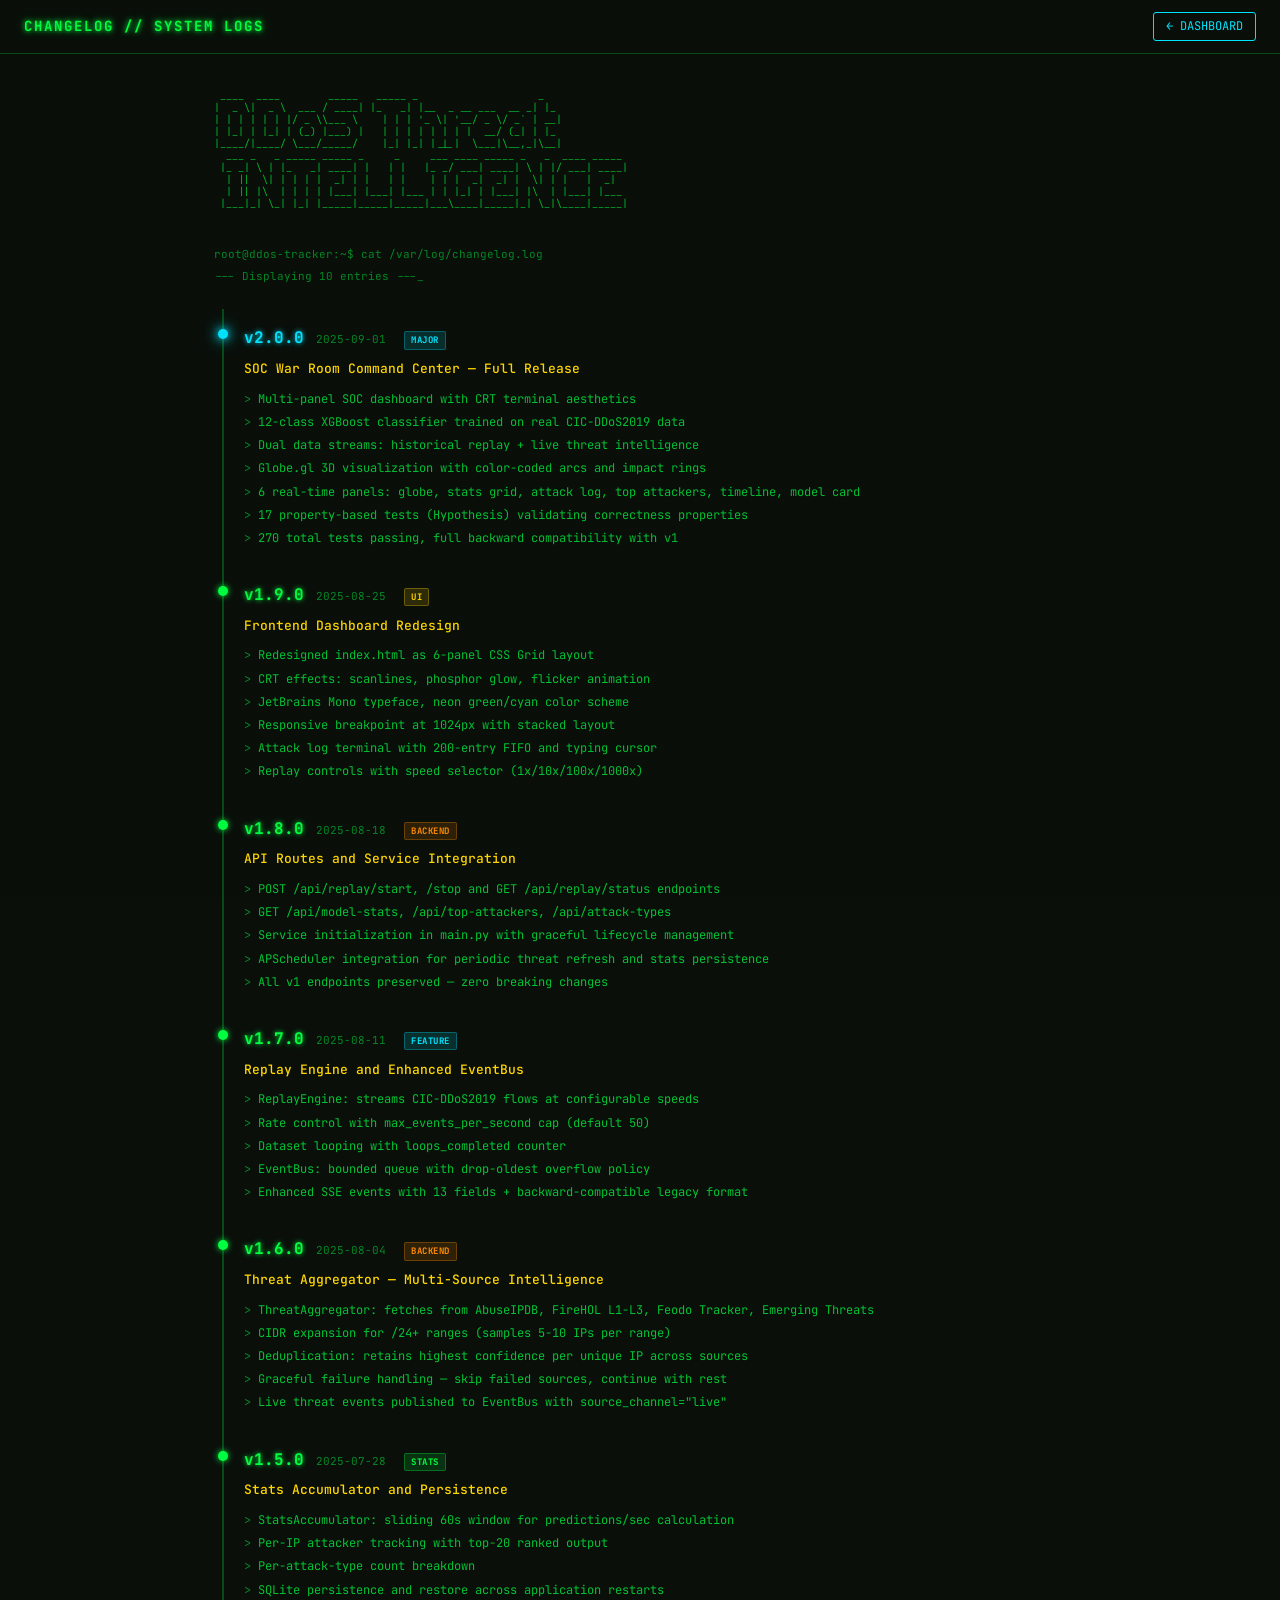
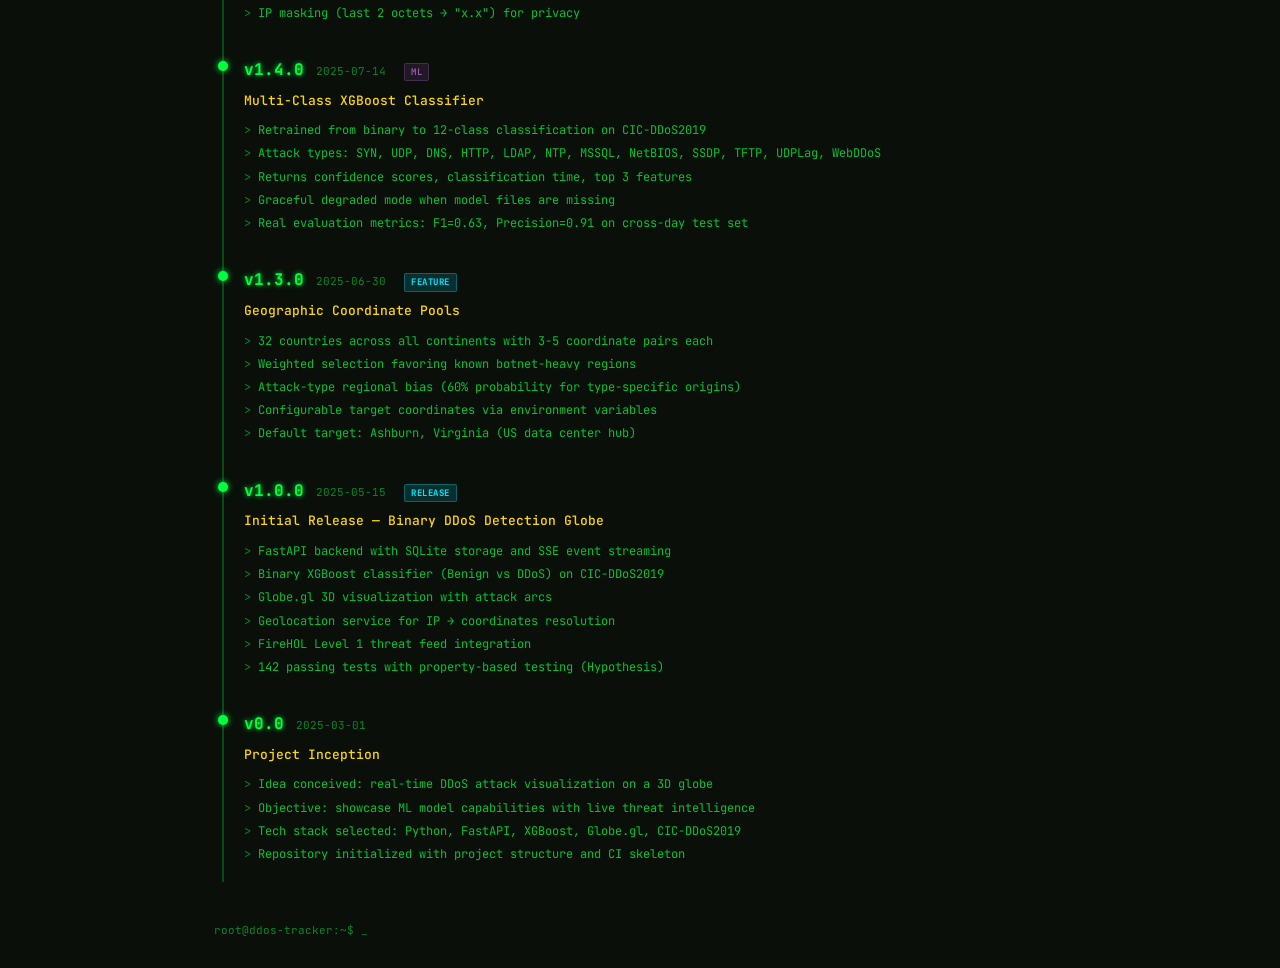
<file: templates/changelog.html>
<!DOCTYPE html>
<html lang="en">
<head>
    <meta charset="UTF-8">
    <meta name="viewport" content="width=device-width, initial-scale=1.0">
    <title>CHANGELOG // DDoS Threat Intelligence Center</title>

    <!-- JetBrains Mono Font -->
    <link rel="preconnect" href="https://fonts.googleapis.com">
    <link rel="preconnect" href="https://fonts.gstatic.com" crossorigin>
    <link href="https://fonts.googleapis.com/css2?family=JetBrains+Mono:wght@300;400;500;700&display=swap" rel="stylesheet">

    <style>
        :root {
            --bg-primary: #0a0f0a;
            --bg-panel: #0d140d;
            --color-primary: #00FF41;
            --color-secondary: #00E5FF;
            --color-warn: #FFD700;
            --color-error: #FF0040;
            --text-dim: rgba(0, 255, 65, 0.5);
            --border-primary: rgba(0, 255, 65, 0.25);
        }

        * { margin: 0; padding: 0; box-sizing: border-box; }

        body {
            font-family: 'JetBrains Mono', monospace;
            background: var(--bg-primary);
            color: var(--color-primary);
            min-height: 100vh;
            line-height: 1.6;
        }

        /* CRT scanlines */
        body::after {
            content: '';
            position: fixed;
            inset: 0;
            background: repeating-linear-gradient(
                0deg,
                rgba(0, 0, 0, 0.03) 0px,
                rgba(0, 0, 0, 0.03) 1px,
                transparent 1px,
                transparent 2px
            );
            pointer-events: none;
            z-index: 9999;
        }

        /* Flicker */
        @keyframes flicker {
            0%, 100% { opacity: 1; }
            50% { opacity: 0.98; }
            73% { opacity: 0.97; }
        }
        body { animation: flicker 4s infinite; }

        /* Header */
        .header {
            position: sticky;
            top: 0;
            z-index: 100;
            background: var(--bg-primary);
            border-bottom: 1px solid var(--border-primary);
            padding: 12px 24px;
            display: flex;
            align-items: center;
            justify-content: space-between;
        }

        .header-title {
            font-size: 14px;
            font-weight: 700;
            letter-spacing: 2px;
            text-shadow: 0 0 5px #00FF41, 0 0 10px #00FF4180;
        }

        .back-btn {
            text-decoration: none;
            color: var(--color-secondary);
            font-size: 12px;
            padding: 4px 12px;
            border: 1px solid var(--color-secondary);
            border-radius: 3px;
            transition: all 0.2s;
        }
        .back-btn:hover {
            background: rgba(0, 229, 255, 0.1);
            text-shadow: 0 0 8px var(--color-secondary);
        }

        /* Terminal container */
        .terminal {
            max-width: 900px;
            margin: 0 auto;
            padding: 24px;
        }

        .terminal-prompt {
            color: var(--text-dim);
            font-size: 11px;
            margin-bottom: 4px;
        }

        .terminal-output {
            margin-bottom: 40px;
        }

        /* Version entry */
        .version-entry {
            border-left: 2px solid var(--border-primary);
            padding: 16px 0 16px 20px;
            margin-left: 8px;
            position: relative;
        }

        .version-entry::before {
            content: '';
            position: absolute;
            left: -6px;
            top: 20px;
            width: 10px;
            height: 10px;
            border-radius: 50%;
            background: var(--color-primary);
            box-shadow: 0 0 6px var(--color-primary);
        }

        .version-entry.latest::before {
            background: var(--color-secondary);
            box-shadow: 0 0 8px var(--color-secondary), 0 0 16px var(--color-secondary);
        }

        .version-header {
            display: flex;
            align-items: baseline;
            gap: 12px;
            margin-bottom: 8px;
        }

        .version-tag {
            font-size: 16px;
            font-weight: 700;
            color: var(--color-primary);
            text-shadow: 0 0 5px #00FF41;
        }

        .version-entry.latest .version-tag {
            color: var(--color-secondary);
            text-shadow: 0 0 5px var(--color-secondary);
        }

        .version-date {
            font-size: 11px;
            color: var(--text-dim);
        }

        .version-title {
            font-size: 13px;
            font-weight: 500;
            color: var(--color-warn);
            margin-bottom: 8px;
        }

        .version-body {
            font-size: 12px;
            color: rgba(0, 255, 65, 0.75);
        }

        .version-body ul {
            list-style: none;
            padding: 0;
        }

        .version-body li {
            padding: 2px 0;
        }

        .version-body li::before {
            content: '> ';
            color: var(--text-dim);
        }

        .tag {
            display: inline-block;
            font-size: 9px;
            padding: 1px 6px;
            border-radius: 2px;
            margin-left: 6px;
            font-weight: 700;
            letter-spacing: 0.5px;
        }
        .tag-feature { background: rgba(0, 229, 255, 0.15); color: var(--color-secondary); border: 1px solid rgba(0, 229, 255, 0.3); }
        .tag-ml { background: rgba(155, 89, 182, 0.15); color: #9B59B6; border: 1px solid rgba(155, 89, 182, 0.3); }
        .tag-infra { background: rgba(255, 140, 0, 0.15); color: #FF8C00; border: 1px solid rgba(255, 140, 0, 0.3); }
        .tag-ui { background: rgba(255, 215, 0, 0.15); color: #FFD700; border: 1px solid rgba(255, 215, 0, 0.3); }
        .tag-perf { background: rgba(0, 255, 65, 0.15); color: var(--color-primary); border: 1px solid rgba(0, 255, 65, 0.3); }

        /* ASCII art header */
        .ascii-header {
            color: var(--color-primary);
            font-size: 10px;
            line-height: 1.2;
            margin-bottom: 24px;
            opacity: 0.7;
            white-space: pre;
        }

        .blink {
            animation: blink-cursor 1s step-end infinite;
        }
        @keyframes blink-cursor {
            0%, 100% { opacity: 1; }
            50% { opacity: 0; }
        }

        /* Responsive */
        @media (max-width: 768px) {
            .terminal { padding: 16px; }
            .version-header { flex-direction: column; gap: 4px; }
            .ascii-header { font-size: 7px; }
        }
    </style>
</head>
<body>
    <header class="header">
        <span class="header-title">CHANGELOG // SYSTEM LOGS</span>
        <a href="/" class="back-btn">&larr; DASHBOARD</a>
    </header>

    <div class="terminal">
        <div class="ascii-header">
 ____  ____        _____   _____ _                    _
|  _ \|  _ \  ___ / ____| |_   _| |__  _ __ ___  __ _| |_
| | | | | | |/ _ \\___ \    | | | '_ \| '__/ _ \/ _` | __|
| |_| | |_| | (_) |___) |   | | | | | | | |  __/ (_| | |_
|____/|____/ \___/_____/    |_| |_| |_|_|  \___|\__,_|\__|
  ___ _   _ _____ _____ _     _     ___ ____ _____ _   _  ____ _____
 |_ _| \ | |_   _| ____| |   | |   |_ _/ ___| ____| \ | |/ ___| ____|
  | ||  \| | | | |  _| | |   | |    | | |  _|  _| |  \| | |   |  _|
  | || |\  | | | | |___| |___| |___ | | |_| | |___| |\  | |___| |___
 |___|_| \_| |_| |_____|_____|_____|___\____|_____|_| \_|\____|_____|
        </div>

        <div class="terminal-prompt">root@ddos-tracker:~$ cat /var/log/changelog.log</div>
        <div class="terminal-prompt" style="margin-bottom: 24px;">--- Displaying 10 entries ---<span class="blink">_</span></div>

        <div class="terminal-output">

            <!-- v2.0.0 -->
            <div class="version-entry latest">
                <div class="version-header">
                    <span class="version-tag">v2.0.0</span>
                    <span class="version-date">2025-09-01</span>
                    <span class="tag tag-feature">MAJOR</span>
                </div>
                <div class="version-title">SOC War Room Command Center — Full Release</div>
                <div class="version-body">
                    <ul>
                        <li>Multi-panel SOC dashboard with CRT terminal aesthetics</li>
                        <li>12-class XGBoost classifier trained on real CIC-DDoS2019 data</li>
                        <li>Dual data streams: historical replay + live threat intelligence</li>
                        <li>Globe.gl 3D visualization with color-coded arcs and impact rings</li>
                        <li>6 real-time panels: globe, stats grid, attack log, top attackers, timeline, model card</li>
                        <li>17 property-based tests (Hypothesis) validating correctness properties</li>
                        <li>270 total tests passing, full backward compatibility with v1</li>
                    </ul>
                </div>
            </div>

            <!-- v1.9.0 -->
            <div class="version-entry">
                <div class="version-header">
                    <span class="version-tag">v1.9.0</span>
                    <span class="version-date">2025-08-25</span>
                    <span class="tag tag-ui">UI</span>
                </div>
                <div class="version-title">Frontend Dashboard Redesign</div>
                <div class="version-body">
                    <ul>
                        <li>Redesigned index.html as 6-panel CSS Grid layout</li>
                        <li>CRT effects: scanlines, phosphor glow, flicker animation</li>
                        <li>JetBrains Mono typeface, neon green/cyan color scheme</li>
                        <li>Responsive breakpoint at 1024px with stacked layout</li>
                        <li>Attack log terminal with 200-entry FIFO and typing cursor</li>
                        <li>Replay controls with speed selector (1x/10x/100x/1000x)</li>
                    </ul>
                </div>
            </div>

            <!-- v1.8.0 -->
            <div class="version-entry">
                <div class="version-header">
                    <span class="version-tag">v1.8.0</span>
                    <span class="version-date">2025-08-18</span>
                    <span class="tag tag-infra">BACKEND</span>
                </div>
                <div class="version-title">API Routes and Service Integration</div>
                <div class="version-body">
                    <ul>
                        <li>POST /api/replay/start, /stop and GET /api/replay/status endpoints</li>
                        <li>GET /api/model-stats, /api/top-attackers, /api/attack-types</li>
                        <li>Service initialization in main.py with graceful lifecycle management</li>
                        <li>APScheduler integration for periodic threat refresh and stats persistence</li>
                        <li>All v1 endpoints preserved — zero breaking changes</li>
                    </ul>
                </div>
            </div>

            <!-- v1.7.0 -->
            <div class="version-entry">
                <div class="version-header">
                    <span class="version-tag">v1.7.0</span>
                    <span class="version-date">2025-08-11</span>
                    <span class="tag tag-feature">FEATURE</span>
                </div>
                <div class="version-title">Replay Engine and Enhanced EventBus</div>
                <div class="version-body">
                    <ul>
                        <li>ReplayEngine: streams CIC-DDoS2019 flows at configurable speeds</li>
                        <li>Rate control with max_events_per_second cap (default 50)</li>
                        <li>Dataset looping with loops_completed counter</li>
                        <li>EventBus: bounded queue with drop-oldest overflow policy</li>
                        <li>Enhanced SSE events with 13 fields + backward-compatible legacy format</li>
                    </ul>
                </div>
            </div>

            <!-- v1.6.0 -->
            <div class="version-entry">
                <div class="version-header">
                    <span class="version-tag">v1.6.0</span>
                    <span class="version-date">2025-08-04</span>
                    <span class="tag tag-infra">BACKEND</span>
                </div>
                <div class="version-title">Threat Aggregator — Multi-Source Intelligence</div>
                <div class="version-body">
                    <ul>
                        <li>ThreatAggregator: fetches from AbuseIPDB, FireHOL L1-L3, Feodo Tracker, Emerging Threats</li>
                        <li>CIDR expansion for /24+ ranges (samples 5-10 IPs per range)</li>
                        <li>Deduplication: retains highest confidence per unique IP across sources</li>
                        <li>Graceful failure handling — skip failed sources, continue with rest</li>
                        <li>Live threat events published to EventBus with source_channel="live"</li>
                    </ul>
                </div>
            </div>

            <!-- v1.5.0 -->
            <div class="version-entry">
                <div class="version-header">
                    <span class="version-tag">v1.5.0</span>
                    <span class="version-date">2025-07-28</span>
                    <span class="tag tag-perf">STATS</span>
                </div>
                <div class="version-title">Stats Accumulator and Persistence</div>
                <div class="version-body">
                    <ul>
                        <li>StatsAccumulator: sliding 60s window for predictions/sec calculation</li>
                        <li>Per-IP attacker tracking with top-20 ranked output</li>
                        <li>Per-attack-type count breakdown</li>
                        <li>SQLite persistence and restore across application restarts</li>
                        <li>IP masking (last 2 octets → "x.x") for privacy</li>
                    </ul>
                </div>
            </div>

            <!-- v1.4.0 -->
            <div class="version-entry">
                <div class="version-header">
                    <span class="version-tag">v1.4.0</span>
                    <span class="version-date">2025-07-14</span>
                    <span class="tag tag-ml">ML</span>
                </div>
                <div class="version-title">Multi-Class XGBoost Classifier</div>
                <div class="version-body">
                    <ul>
                        <li>Retrained from binary to 12-class classification on CIC-DDoS2019</li>
                        <li>Attack types: SYN, UDP, DNS, HTTP, LDAP, NTP, MSSQL, NetBIOS, SSDP, TFTP, UDPLag, WebDDoS</li>
                        <li>Returns confidence scores, classification time, top 3 features</li>
                        <li>Graceful degraded mode when model files are missing</li>
                        <li>Real evaluation metrics: F1=0.63, Precision=0.91 on cross-day test set</li>
                    </ul>
                </div>
            </div>

            <!-- v1.3.0 -->
            <div class="version-entry">
                <div class="version-header">
                    <span class="version-tag">v1.3.0</span>
                    <span class="version-date">2025-06-30</span>
                    <span class="tag tag-feature">FEATURE</span>
                </div>
                <div class="version-title">Geographic Coordinate Pools</div>
                <div class="version-body">
                    <ul>
                        <li>32 countries across all continents with 3-5 coordinate pairs each</li>
                        <li>Weighted selection favoring known botnet-heavy regions</li>
                        <li>Attack-type regional bias (60% probability for type-specific origins)</li>
                        <li>Configurable target coordinates via environment variables</li>
                        <li>Default target: Ashburn, Virginia (US data center hub)</li>
                    </ul>
                </div>
            </div>

            <!-- v1.0.0 -->
            <div class="version-entry">
                <div class="version-header">
                    <span class="version-tag">v1.0.0</span>
                    <span class="version-date">2025-05-15</span>
                    <span class="tag tag-feature">RELEASE</span>
                </div>
                <div class="version-title">Initial Release — Binary DDoS Detection Globe</div>
                <div class="version-body">
                    <ul>
                        <li>FastAPI backend with SQLite storage and SSE event streaming</li>
                        <li>Binary XGBoost classifier (Benign vs DDoS) on CIC-DDoS2019</li>
                        <li>Globe.gl 3D visualization with attack arcs</li>
                        <li>Geolocation service for IP → coordinates resolution</li>
                        <li>FireHOL Level 1 threat feed integration</li>
                        <li>142 passing tests with property-based testing (Hypothesis)</li>
                    </ul>
                </div>
            </div>

            <!-- v0.0 -->
            <div class="version-entry">
                <div class="version-header">
                    <span class="version-tag">v0.0</span>
                    <span class="version-date">2025-03-01</span>
                </div>
                <div class="version-title">Project Inception</div>
                <div class="version-body">
                    <ul>
                        <li>Idea conceived: real-time DDoS attack visualization on a 3D globe</li>
                        <li>Objective: showcase ML model capabilities with live threat intelligence</li>
                        <li>Tech stack selected: Python, FastAPI, XGBoost, Globe.gl, CIC-DDoS2019</li>
                        <li>Repository initialized with project structure and CI skeleton</li>
                    </ul>
                </div>
            </div>

        </div>

        <div class="terminal-prompt">root@ddos-tracker:~$ <span class="blink">_</span></div>
    </div>
</body>
</html>
</file>
